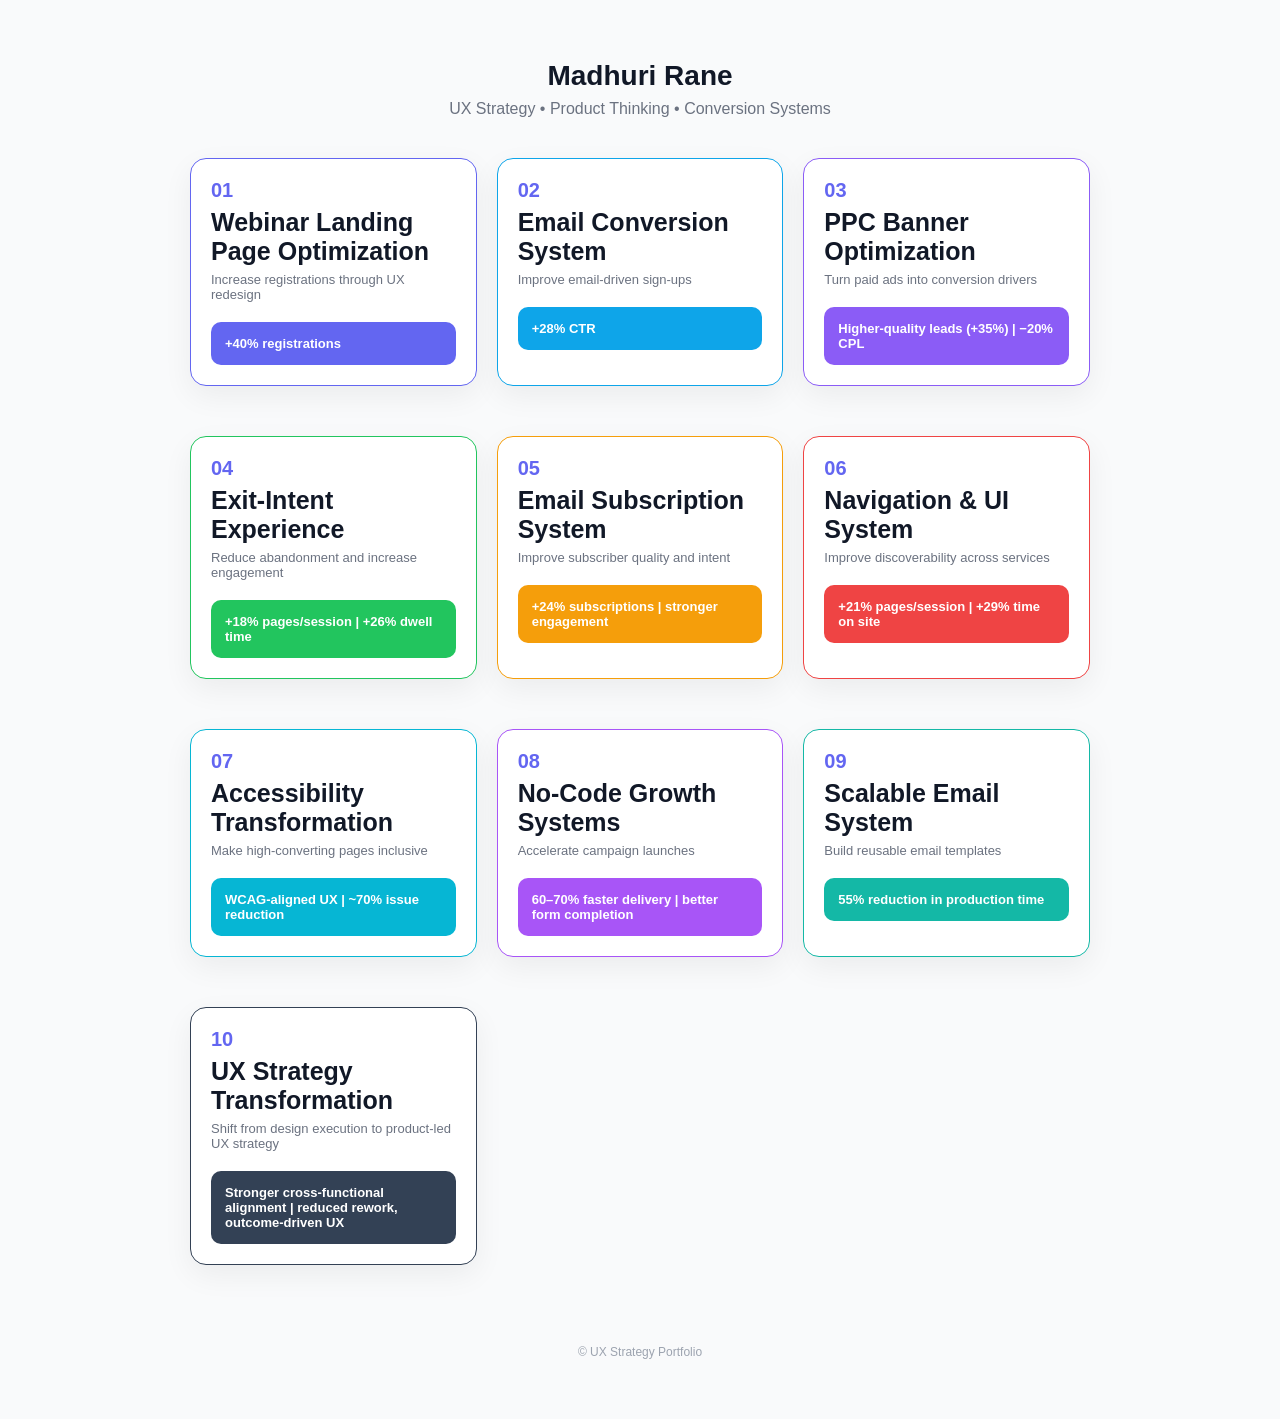
<file: index.html>
<!DOCTYPE html>
<html lang="en">
<head>
<meta charset="UTF-8" />
<meta name="viewport" content="width=device-width, initial-scale=1.0" />
<title>Madhuri Rane — UX Strategy Portfolio</title>
<link rel="stylesheet" href="css/style.css">
</head>
<body>
<div class="container">
  <div class="header2">
    <h1>Madhuri Rane</h1>
    <p>UX Strategy • Product Thinking • Conversion Systems</p>
  </div>

  <div class="grid">
    <a class="card2 border1" href="case-study-01.html">
      <div class="num">01</div>
      <div class="title">Webinar Landing Page Optimization</div>
      <div class="goal">Increase registrations through UX redesign</div>
      <div class="impact impact-bg1">+40% registrations</div>
    </a>

    <a class="card2 border2" href="case-study-02.html">
      <div class="num">02</div>
      <div class="title">Email Conversion System</div>
      <div class="goal">Improve email-driven sign-ups</div>
      <div class="impact impact-bg2">+28% CTR</div>
    </a>

    <a class="card2 border3" href="case-study-03.html">
      <div class="num">03</div>
      <div class="title">PPC Banner Optimization</div>
      <div class="goal">Turn paid ads into conversion drivers</div>
      <div class="impact impact-bg3">Higher-quality leads (+35%) | −20% CPL</div>
    </a>

    <a class="card2 border4" href="case-study-04.html">
      <div class="num">04</div>
      <div class="title">Exit-Intent Experience</div>
      <div class="goal">Reduce abandonment and increase engagement</div>
      <div class="impact impact-bg4">+18% pages/session | +26% dwell time</div>
    </a>

    <a class="card2 border5" href="case-study-05.html">
      <div class="num">05</div>
      <div class="title">Email Subscription System</div>
      <div class="goal">Improve subscriber quality and intent</div>
      <div class="impact impact-bg5">+24% subscriptions | stronger engagement</div>
    </a>

    <a class="card2 border6" href="case-study-06.html">
      <div class="num">06</div>
      <div class="title">Navigation & UI System</div>
      <div class="goal">Improve discoverability across services</div>
      <div class="impact impact-bg6">+21% pages/session | +29% time on site</div>
    </a>

    <a class="card2 border7" href="case-study-07.html">
      <div class="num">07</div>
      <div class="title">Accessibility Transformation</div>
      <div class="goal">Make high-converting pages inclusive</div>
      <div class="impact impact-bg7">WCAG-aligned UX | ~70% issue reduction</div>
    </a>

    <a class="card2 border8" href="case-study-08.html">
      <div class="num">08</div>
      <div class="title">No-Code Growth Systems</div>
      <div class="goal">Accelerate campaign launches</div>
      <div class="impact impact-bg8">60–70% faster delivery | better form completion</div>
    </a>

    <a class="card2 border9" href="case-study-09.html">
      <div class="num">09</div>
      <div class="title">Scalable Email System</div>
      <div class="goal">Build reusable email templates</div>
      <div class="impact impact-bg9">55% reduction in production time</div>
    </a>

    <a class="card2 border10" href="case-study-10.html">
      <div class="num">10</div>
      <div class="title">UX Strategy Transformation</div>
      <div class="goal">Shift from design execution to product-led UX strategy</div>
      <div class="impact impact-bg10">Stronger cross-functional alignment | reduced rework, outcome-driven UX</div>
    </a>


  </div>

  <footer>
    © UX Strategy Portfolio 
  </footer>
</div>
</body>
</html>
</file>
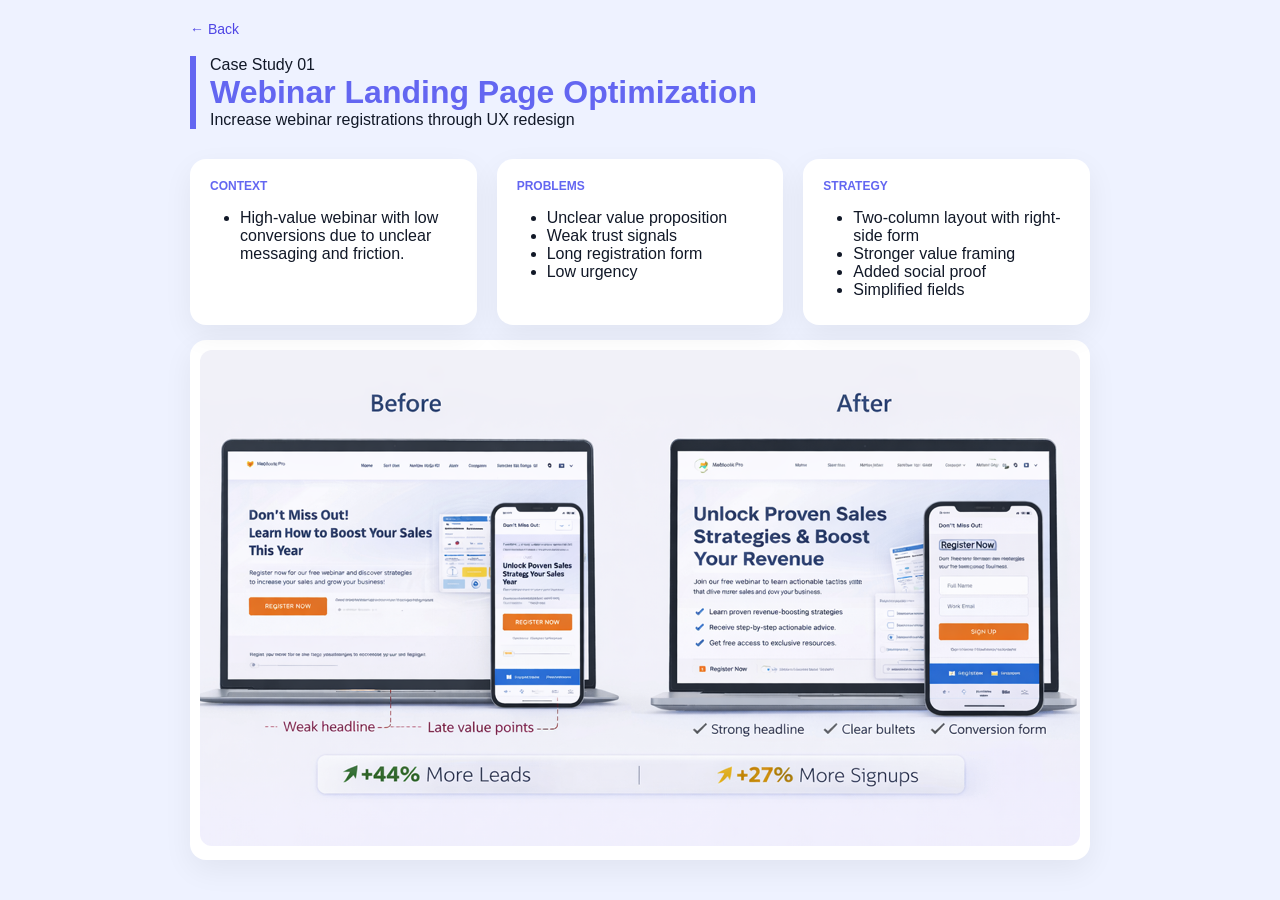
<file: case-study-01.html>
<!DOCTYPE html>
<html>

<head>
  <meta charset="UTF-8">
  <title>Webinar Landing Page Optimization</title>
  <link rel="stylesheet" href="css/style.css">
  <style>
    body {
      background: #EEF2FF;
    }

    .wrap {
      max-width: 900px;
      margin: 0 auto;
      padding: 20px
    }

    .header {
      border-left: 6px solid #6366F1;
      padding-left: 14px;
      margin-bottom: 30px
    }

    h1 {
      margin: 0
    }

    .label, h1 {
      color: #6366F1;
    }

    .box {
      background: white;
      padding: 16px;
      border-radius: 12px;
      box-shadow: 0 8px 20px rgba(0, 0, 0, 0.05)
    }

    img {
      width: 100%;
      border-radius: 12px
    }

    .impact {
      background: #6366F1;
    }
  </style>
</head>

<body>
  <div class="wrap">
    <a href="index.html" class="back">← Back</a><br><br>
    <div class="header">
      <div>Case Study 01</div>
      <h1>Webinar Landing Page Optimization</h1>
      <div>Increase webinar registrations through UX redesign</div>
    </div>

    <div class="grid">
      <div class="card">
        <div class="label">Context</div>
         <ul>
            <li>High-value webinar with low conversions due to unclear messaging and friction.</li>
          </ul>
      </div>

      <div class="card">
        <div class="label">Problems</div>
          <ul>
            <li>Unclear value proposition</li>
            <li>Weak trust signals</li>
            <li>Long registration form</li>
            <li>Low urgency</li>
          </ul>
      </div>
      <div class="card">
        <div class="label">Strategy</div>
           <ul>
            <li>Two-column layout with right-side form</li>
            <li>Stronger value framing</li>
            <li>Added social proof</li>
            <li>Simplified fields</li>
          </ul>
      </div>
    </div>
    <div class="card">
    <!-- <div class="label">Before -> After</div> -->
      <div><img src="images/case-study-01-webinar.png"></div>
    </div>

    <!-- <div class="impact">Impact: +40% registrations</div> -->
  </div>
</body>

</html>
</file>
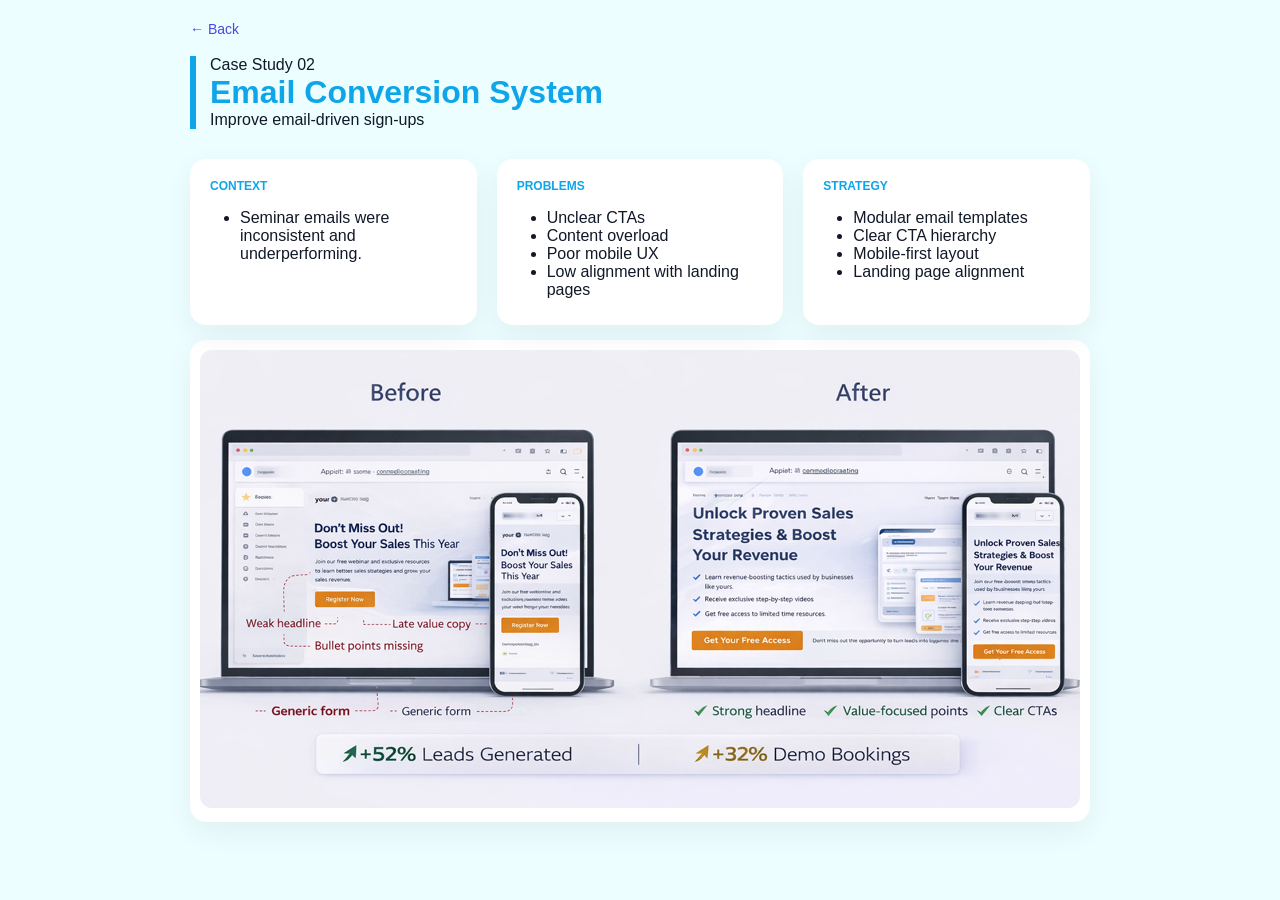
<file: case-study-02.html>
<!DOCTYPE html>
<html>
<head>
<meta charset="UTF-8">
<title>Email Conversion System</title>
<link rel="stylesheet" href="css/style.css">
<style>
body{margin:0;background:#ECFEFF}
.wrap{max-width:900px;margin:0 auto;padding:20px}
.header{border-left:6px solid #0EA5E9}
h1{margin:0}
.section{margin:20px 0}
.label, h1{color:#0EA5E9;}
.box{background:white;padding:16px;border-radius:12px;box-shadow:0 8px 20px rgba(0,0,0,0.05)}
img{width:100%;border-radius:12px}
.impact{background:#0EA5E9}
</style>
</head>
<body>
  <div class="wrap">
    <a href="index.html" class="back">← Back</a><br><br>
    <div class="header">
      <div>Case Study 02</div>
      <h1>Email Conversion System</h1>
      <div>Improve email-driven sign-ups</div>
    </div>

    <div class="grid">
      <div class="card">
        <div class="label">Context</div>
         <ul>
            <li>Seminar emails were inconsistent and underperforming.</li>
          </ul>
      </div>

      <div class="card">
        <div class="label">Problems</div>
          <ul>
            <li>Unclear CTAs</li>
            <li>Content overload</li>
            <li>Poor mobile UX</li>
            <li>Low alignment with landing pages</li>
          </ul>
      </div>
      <div class="card">
        <div class="label">Strategy</div>
           <ul>
            <li>Modular email templates</li>
            <li>Clear CTA hierarchy</li>
            <li>Mobile-first layout</li>
            <li>Landing page alignment</li>
          </ul>
      </div>
    </div>
    <div class="card">

      <div><img src="images/case-study-02-email-conversion.png"></div>
    </div>
    <!-- <div class="impact">Impact:+28% CTR • +22% click-to-registration</div> -->
  </div>
</body>
</html>
</file>
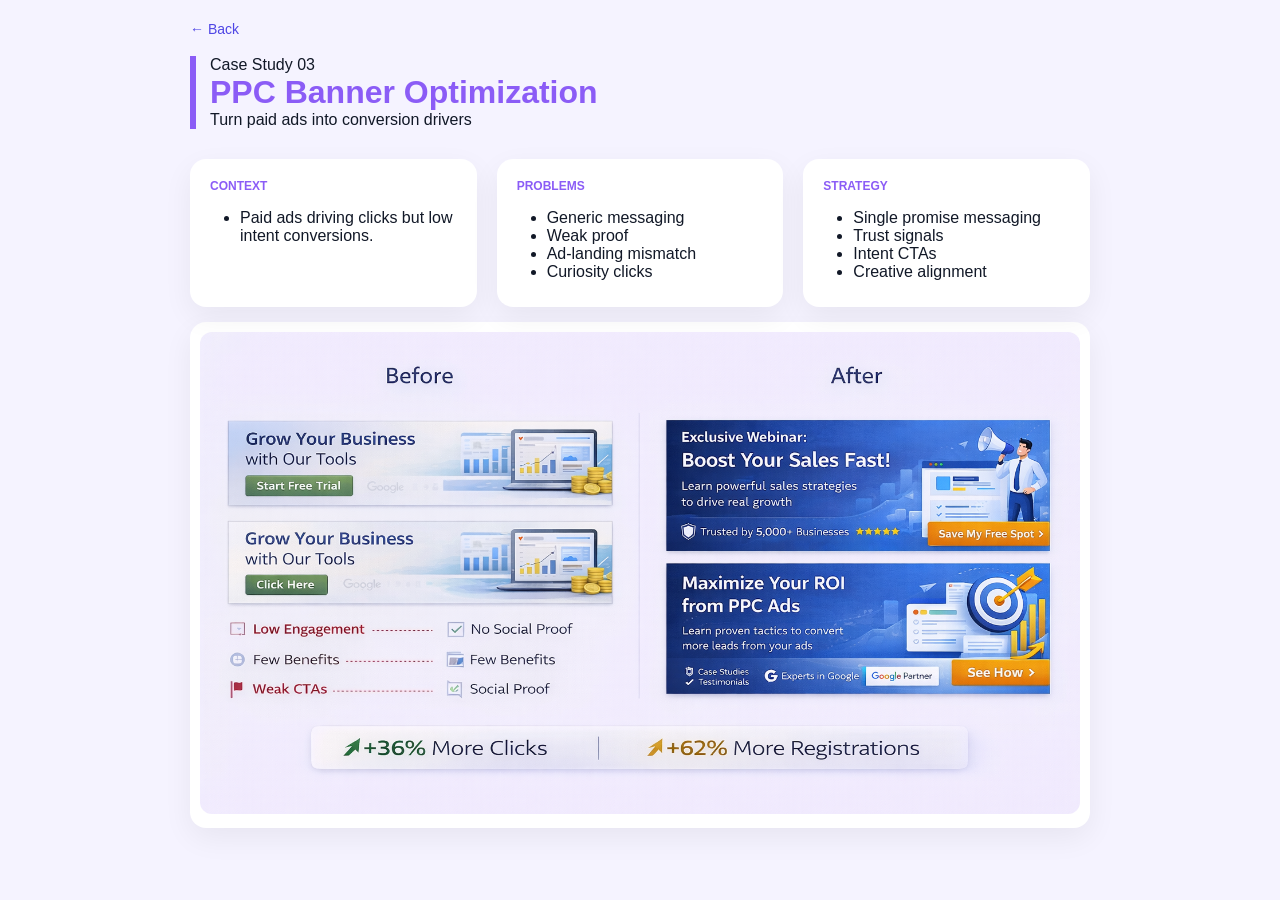
<file: case-study-03.html>
<!DOCTYPE html>
<html>
<head>
<meta charset="UTF-8">
<title>PPC Banner Optimization</title>
<link rel="stylesheet" href="css/style.css">
<style>
body{background:#F5F3FF}
.wrap{max-width:900px;margin:0 auto;padding:20px}
.header{border-left:6px solid #8B5CF6;padding-left:14px;margin-bottom:30px}
h1{margin:0}
.section{margin:20px 0}
.label, h1{color:#8B5CF6;}
.box{background:white;padding:16px;border-radius:12px;box-shadow:0 8px 20px rgba(0,0,0,0.05)}
img{width:100%;border-radius:12px}
.impact{background:#8B5CF6;color:white;padding:14px;border-radius:10px;margin-top:20px;font-weight:600}
a{color:#8B5CF6;text-decoration:none;font-size:14px}
</style>
</head>
<body>
  <div class="wrap">
    <a href="index.html" class="back">← Back</a><br><br>
    <div class="header">
      <div>Case Study 03</div>
      <h1>PPC Banner Optimization</h1>
      <div>Turn paid ads into conversion drivers</div>
    </div>

    <div class="grid">
      <div class="card">
        <div class="label">Context</div>
         <ul>
            <li>Paid ads driving clicks but low intent conversions.</li>
          </ul>
      </div>

      <div class="card">
        <div class="label">Problems</div>
          <ul>
            <li>Generic messaging</li>
            <li>Weak proof</li>
            <li>Ad-landing mismatch</li>
            <li>Curiosity clicks</li>
          </ul>
      </div>
      <div class="card">
        <div class="label">Strategy</div>
           <ul>
            <li>Single promise messaging</li>
            <li>Trust signals</li>
            <li>Intent CTAs</li>
            <li>Creative alignment</li>
          </ul>
      </div>
    </div>
    <div class="card">
      <div><img src="images/case-study-03-ppc-banners.png"></div>
    </div>

    <!-- <div class="impact">Higher-quality leads (+35%) • −20% CPL</div> -->
  </div>
</body>
</html>
</file>
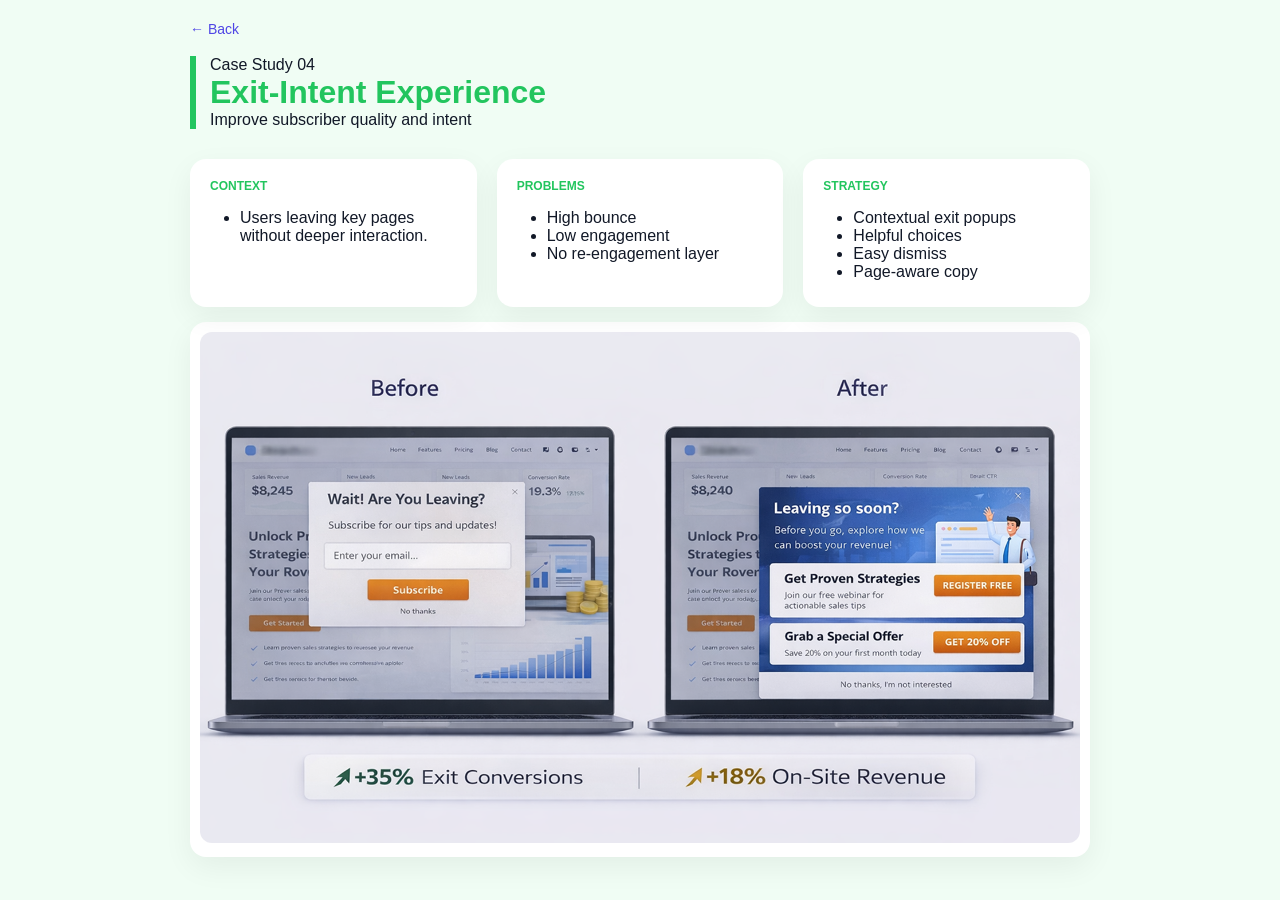
<file: case-study-04.html>
<!DOCTYPE html>
<html>
<head>
<meta charset="UTF-8">
<title>Exit-Intent Experience</title>
<link rel="stylesheet" href="css/style.css">
<style>
body{background:#F0FDF4;}
.wrap{max-width:900px;margin:0 auto;padding:20px}
.header{border-left:6px solid #22C55E;padding-left:14px;margin-bottom:30px}
h1{margin:0}
.section{margin:20px 0}
.label, h1{color:#22C55E;}
.box{background:white;padding:16px;border-radius:12px;box-shadow:0 8px 20px rgba(0,0,0,0.05)}
img{width:100%;border-radius:12px}
.impact{background:#22C55E;color:white;padding:14px;border-radius:10px;margin-top:20px;font-weight:600}
a{color:#22C55E;text-decoration:none;font-size:14px}
</style>
</head>
<body>
  <div class="wrap">
    <a href="index.html" class="back">← Back</a><br><br>
    <div class="header">
      <div>Case Study 04</div>
      <h1>Exit-Intent Experience</h1>
      <div>Improve subscriber quality and intent</div>
    </div>

    <div class="grid">
      <div class="card">
        <div class="label">Context</div>
         <ul>
            <li>Users leaving key pages without deeper interaction.</li>
          </ul>
      </div>

      <div class="card">
        <div class="label">Problems</div>
          <ul>
            <li>High bounce</li>
            <li>Low engagement</li>
            <li>No re-engagement layer</li>
          </ul>
      </div>
      <div class="card">
        <div class="label">Strategy</div>
           <ul>
            <li>Contextual exit popups</li>
            <li>Helpful choices</li>
            <li>Easy dismiss</li>
            <li>Page-aware copy</li>
          </ul>
      </div>
    </div>
    <div class="card">

      <div><img src="images/case-study-04-exit-intent.png"></div>
    </div>

    <!-- <div class="impact">Impact: +18% pages/session • +26% dwell time</div> -->
  </div>
</body>
</html>
</file>
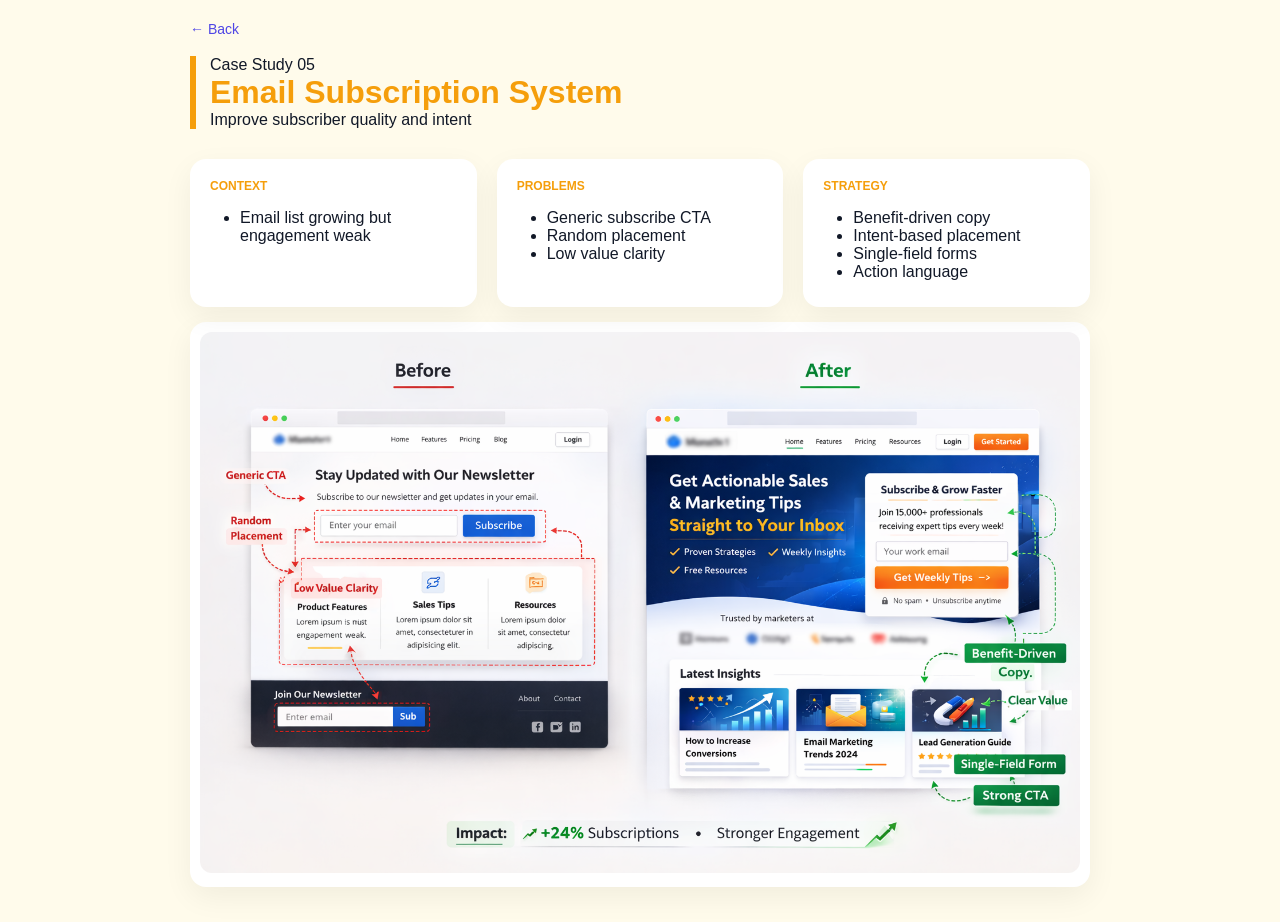
<file: case-study-05.html>
<!DOCTYPE html>
<html>
<head>
<meta charset="UTF-8">
<title>Email Subscription System</title>
<link rel="stylesheet" href="css/style.css">
<style>
body{background:#FFFBEB;}
.wrap{max-width:900px;margin:0 auto;padding:20px}
.header{border-left:6px solid #F59E0B;padding-left:14px;margin-bottom:30px}
h1{margin:0}
.section{margin:20px 0}
.label, h1{color:#F59E0B;}
.box{background:white;padding:16px;border-radius:12px;box-shadow:0 8px 20px rgba(0,0,0,0.05)}
img{width:100%;border-radius:12px}
.impact{background:#F59E0B;color:white;padding:14px;border-radius:10px;margin-top:20px;font-weight:600}
a{color:#F59E0B;text-decoration:none;font-size:14px}
</style>
</head>
<body>
  <div class="wrap">
    <a href="index.html" class="back">← Back</a><br><br>
    <div class="header">
      <div>Case Study 05</div>
      <h1>Email Subscription System</h1>
      <div>Improve subscriber quality and intent</div>
    </div>

    <div class="grid">
      <div class="card">
        <div class="label">Context</div>
         <ul>
            <li>Email list growing but engagement weak</li>
          </ul>
      </div>

      <div class="card">
        <div class="label">Problems</div>
          <ul>
            <li>Generic subscribe CTA</li>
            <li>Random placement</li>
            <li>Low value clarity</li>
          </ul>
      </div>
      <div class="card">
        <div class="label">Strategy</div>
           <ul>
            <li>Benefit-driven copy</li>
            <li>Intent-based placement</li>
            <li>Single-field forms</li>
            <li>Action language</li>
          </ul>
      </div>
    </div>
    <div class="card">
      <div><img src="images/case-study-05-email-subscription.png"></div>
    </div>
    <!-- <div class="impact">Impact: +40% registrations</div> -->
  </div>
</body>
</html>
</file>
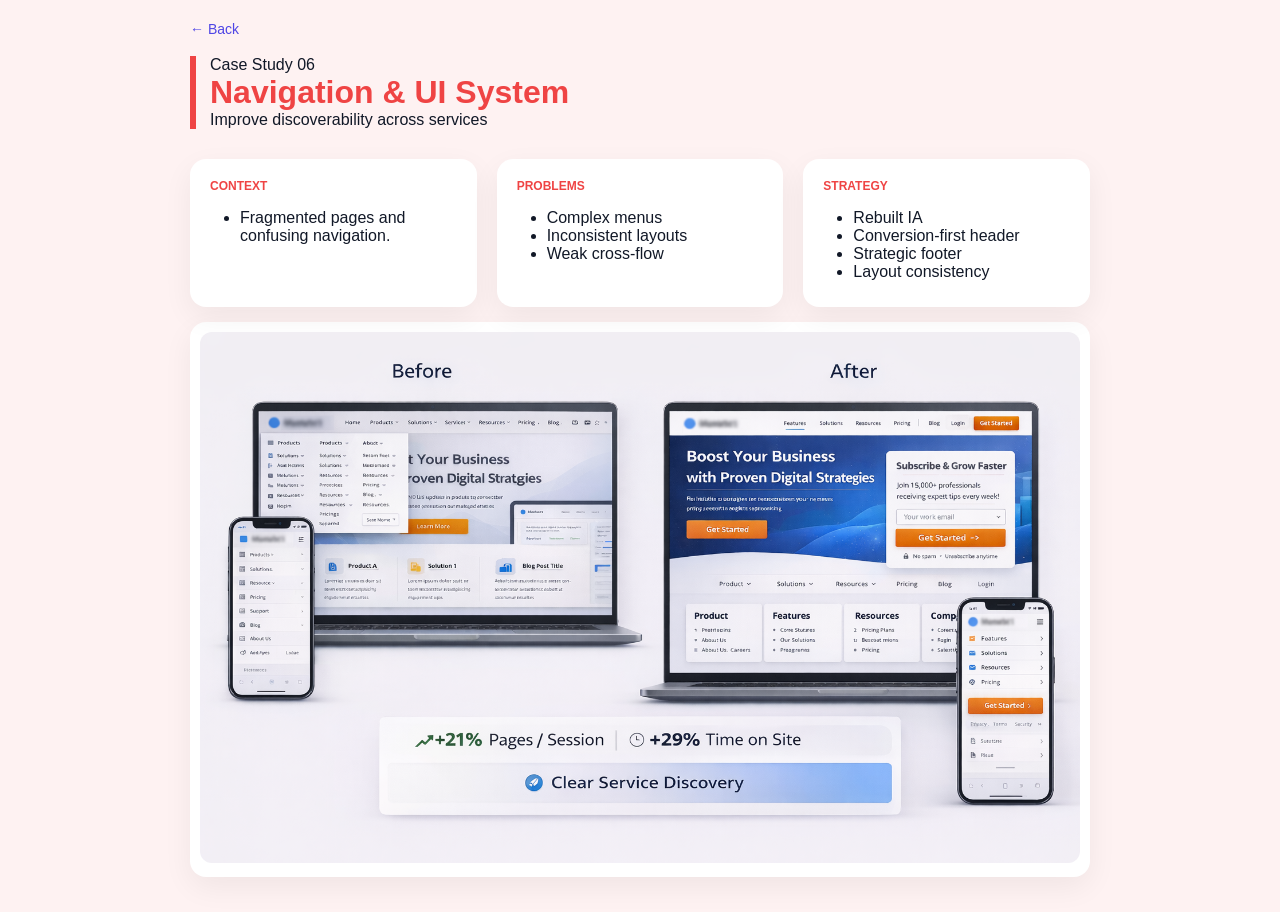
<file: case-study-06.html>
<!DOCTYPE html>
<html>
<head>
<meta charset="UTF-8">
<title>Navigation & UI System</title>
<link rel="stylesheet" href="css/style.css">
<style>
body{background:#FEF2F2;}
.wrap{max-width:900px;margin:0 auto;padding:20px}
.header{border-left:6px solid #EF4444;padding-left:14px;margin-bottom:30px}
h1{margin:0}
.section{margin:20px 0}
.label, h1{color:#EF4444;}
.box{background:white;padding:16px;border-radius:12px;box-shadow:0 8px 20px rgba(0,0,0,0.05)}
img{width:100%;border-radius:12px}
.impact{background:#EF4444;color:white;padding:14px;border-radius:10px;margin-top:20px;font-weight:600}
a{color:#EF4444;text-decoration:none;font-size:14px}
</style>
</head>
<body>
  <div class="wrap">
    <a href="index.html" class="back">← Back</a><br><br>
    <div class="header">
      <div>Case Study 06</div>
      <h1>Navigation & UI System</h1>
      <div>Improve discoverability across services</div>
    </div>

    <div class="grid">
      <div class="card">
        <div class="label">Context</div>
         <ul>
            <li>Fragmented pages and confusing navigation.</li>
          </ul>
      </div>

      <div class="card">
        <div class="label">Problems</div>
          <ul>
            <li>Complex menus</li>
            <li>Inconsistent layouts</li>
            <li>Weak cross-flow</li>
          </ul>
      </div>
      <div class="card">
        <div class="label">Strategy</div>
           <ul>
            <li>Rebuilt IA</li>
            <li>Conversion-first header</li>
            <li>Strategic footer</li>
            <li>Layout consistency</li>
          </ul>
      </div>
    </div>
    <div class="card">

      <div><img src="images/case-study-06-navigation-ui.png"></div>
    </div>

    <!-- <div class="impact">Impact: +21% pages/session • +29% time on site</div> -->
  </div>
</body>
</html>
</file>
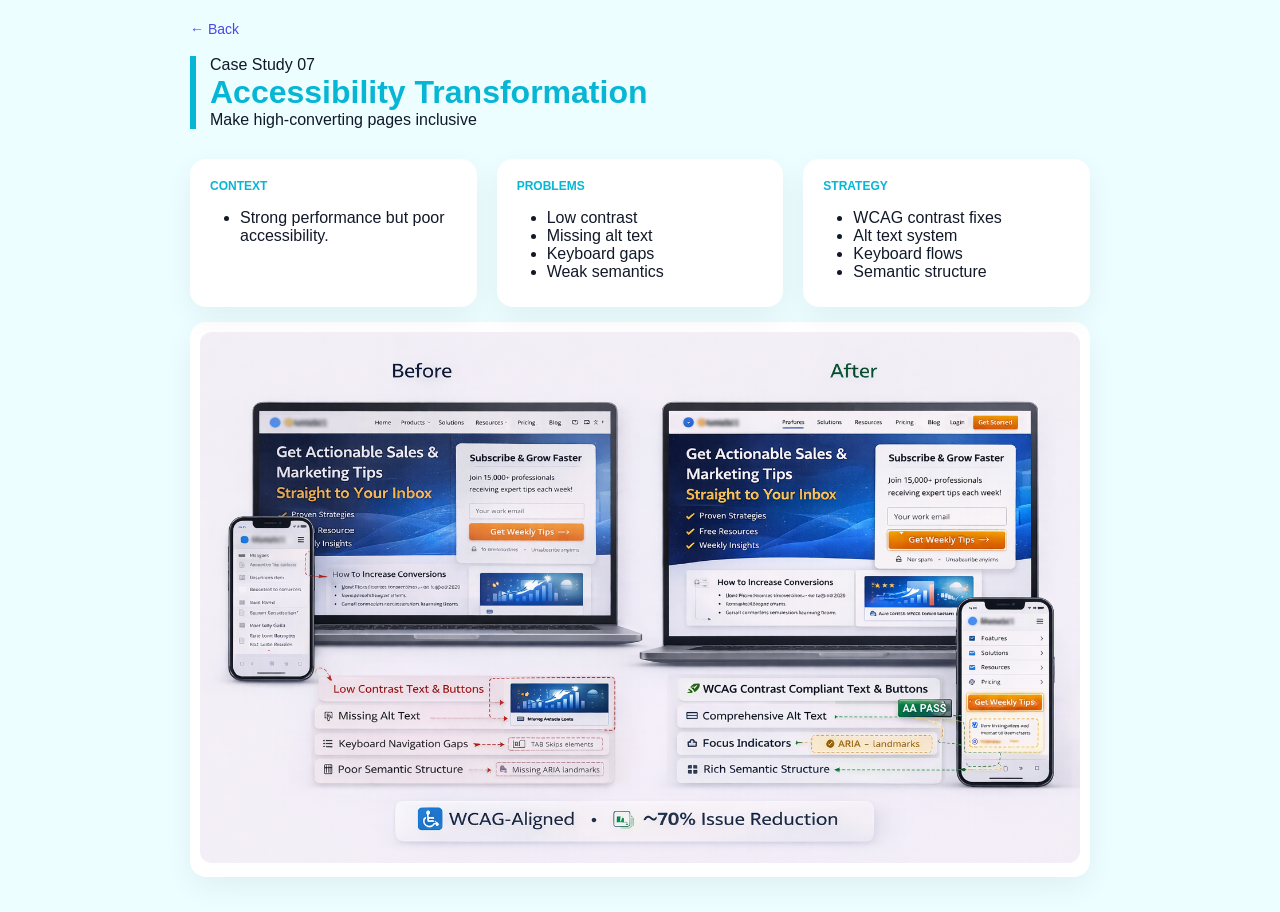
<file: case-study-07.html>
<!DOCTYPE html>
<html>
<head>
<meta charset="UTF-8">
<title>Accessibility Transformation</title>
<link rel="stylesheet" href="css/style.css">
<style>
body{background:#ECFEFF;}
.wrap{max-width:900px;margin:0 auto;padding:20px}
.header{border-left:6px solid #06B6D4;padding-left:14px;margin-bottom:30px}
h1{margin:0}
.section{margin:20px 0}
.label, h1{color:#06B6D4;}
.box{background:white;padding:16px;border-radius:12px;box-shadow:0 8px 20px rgba(0,0,0,0.05)}
img{width:100%;border-radius:12px}
.impact{background:#06B6D4;color:white;padding:14px;border-radius:10px;margin-top:20px;font-weight:600}
a{color:#06B6D4;text-decoration:none;font-size:14px}
</style>
</head>
<body>
  <div class="wrap">
    <a href="index.html" class="back">← Back</a><br><br>
    <div class="header">
      <div>Case Study 07</div>
      <h1>Accessibility Transformation</h1>
      <div>Make high-converting pages inclusive</div>
    </div>

    <div class="grid">
      <div class="card">
        <div class="label">Context</div>
         <ul>
            <li>Strong performance but poor accessibility.</li>
          </ul>
      </div>

      <div class="card">
        <div class="label">Problems</div>
          <ul>
            <li>Low contrast</li>
            <li>Missing alt text</li>
            <li>Keyboard gaps</li>
            <li>Weak semantics</li>
          </ul>
      </div>
      <div class="card">
        <div class="label">Strategy</div>
           <ul>
            <li>WCAG contrast fixes</li>
            <li>Alt text system</li>
            <li>Keyboard flows</li>
            <li>Semantic structure</li>
          </ul>
      </div>
    </div>
    <div class="card">
      <div><img src="images/case-study-07-accessibility.png"></div>
    </div>
  </div>
</body>
</html>
</file>
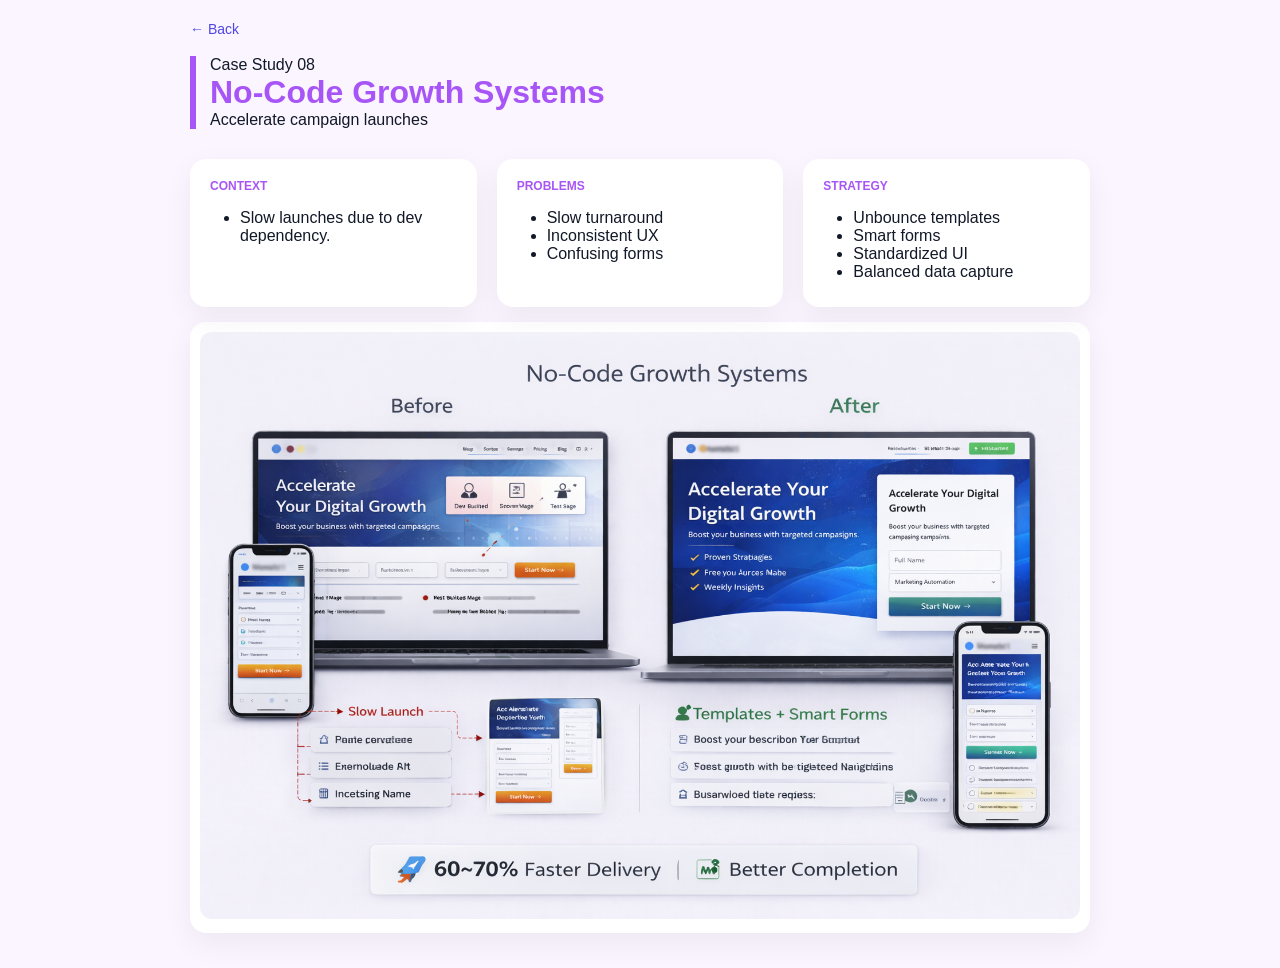
<file: case-study-08.html>
<!DOCTYPE html>
<html>
<head>
<meta charset="UTF-8">
<title>No-Code Growth Systems</title>
<link rel="stylesheet" href="css/style.css">
<style>
body{background:#FAF5FF;}
.wrap{max-width:900px;margin:0 auto;padding:20px}
.header{border-left:6px solid #A855F7;padding-left:14px;margin-bottom:30px}
h1{margin:0}
.section{margin:20px 0}
.label, h1{color:#A855F7;}
.box{background:white;padding:16px;border-radius:12px;box-shadow:0 8px 20px rgba(0,0,0,0.05)}
img{width:100%;border-radius:12px}
.impact{background:#A855F7;color:white;padding:14px;border-radius:10px;margin-top:20px;font-weight:600}
a{color:#A855F7;text-decoration:none;font-size:14px}
</style>
</head>
<body>
  <div class="wrap">
    <a href="index.html" class="back">← Back</a><br><br>
    <div class="header">
      <div>Case Study 08</div>
      <h1>No-Code Growth Systems</h1>
      <div>Accelerate campaign launches</div>
    </div>

    <div class="grid">
      <div class="card">
        <div class="label">Context</div>
         <ul>
            <li>Slow launches due to dev dependency.</li>
          </ul>
      </div>

      <div class="card">
        <div class="label">Problems</div>
          <ul>
            <li>Slow turnaround</li>
            <li>Inconsistent UX</li>
            <li>Confusing forms</li>
          </ul>
      </div>
      <div class="card">
        <div class="label">Strategy</div>
           <ul>
            <li>Unbounce templates</li>
            <li>Smart forms</li>
            <li>Standardized UI</li>
            <li>Balanced data capture</li>
          </ul>
      </div>
    </div>
    <div class="card">

      <div><img src="images/case-study-08-nocode-unbounce.png"></div>
    </div>
<!-- 
    <div class="impact">Impact: 60–70% faster delivery • Better completion</div> -->
  </div>
</body>
</html>
</file>
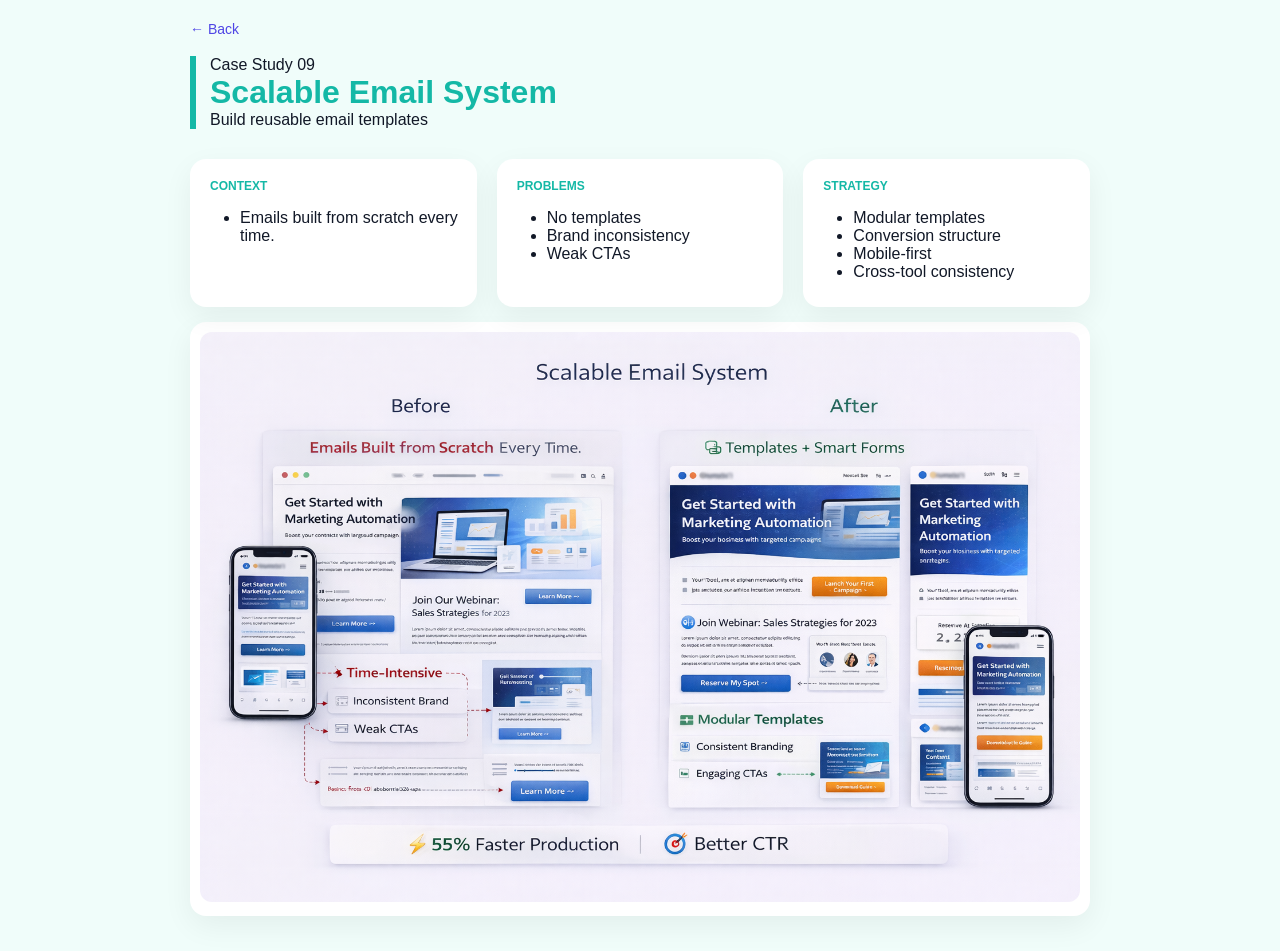
<file: case-study-09.html>
<!DOCTYPE html>
<html>
<head>
<meta charset="UTF-8">
<title>Scalable Email System</title>
<link rel="stylesheet" href="css/style.css">
<style>
body{background:#F0FDFA;}
.wrap{max-width:900px;margin:0 auto;padding:20px}
.header{border-left:6px solid #14B8A6;padding-left:14px;margin-bottom:30px}
h1{margin:0}
.section{margin:20px 0}
.label, h1{color:#14B8A6;}
.box{background:white;padding:16px;border-radius:12px;box-shadow:0 8px 20px rgba(0,0,0,0.05)}
img{width:100%;border-radius:12px}
.impact{background:#14B8A6;color:white;padding:14px;border-radius:10px;margin-top:20px;font-weight:600}
a{color:#14B8A6;text-decoration:none;font-size:14px}
</style>
</head>
<body>
  <div class="wrap">
    <a href="index.html" class="back">← Back</a><br><br>
    <div class="header">
      <div>Case Study 09</div>
      <h1>Scalable Email System</h1>
      <div>Build reusable email templates</div>
    </div>

    <div class="grid">
      <div class="card">
        <div class="label">Context</div>
         <ul>
            <li>Emails built from scratch every time.</li>
          </ul>
      </div>

      <div class="card">
        <div class="label">Problems</div>
          <ul>
            <li>No templates</li>
            <li>Brand inconsistency</li>
            <li>Weak CTAs</li>
          </ul>
      </div>
      <div class="card">
        <div class="label">Strategy</div>
           <ul>
            <li>Modular templates</li>
            <li>Conversion structure</li>
            <li>Mobile-first</li>
            <li>Cross-tool consistency</li>
          </ul>
      </div>
    </div>
    <div class="card">

      <div><img src="images/case-study-09-email-system.png"></div>
    </div>
<!-- 
    <div class="impact">Impact: 55% faster production • Better CTR</div> -->
  </div>
</body>
</html>
</file>
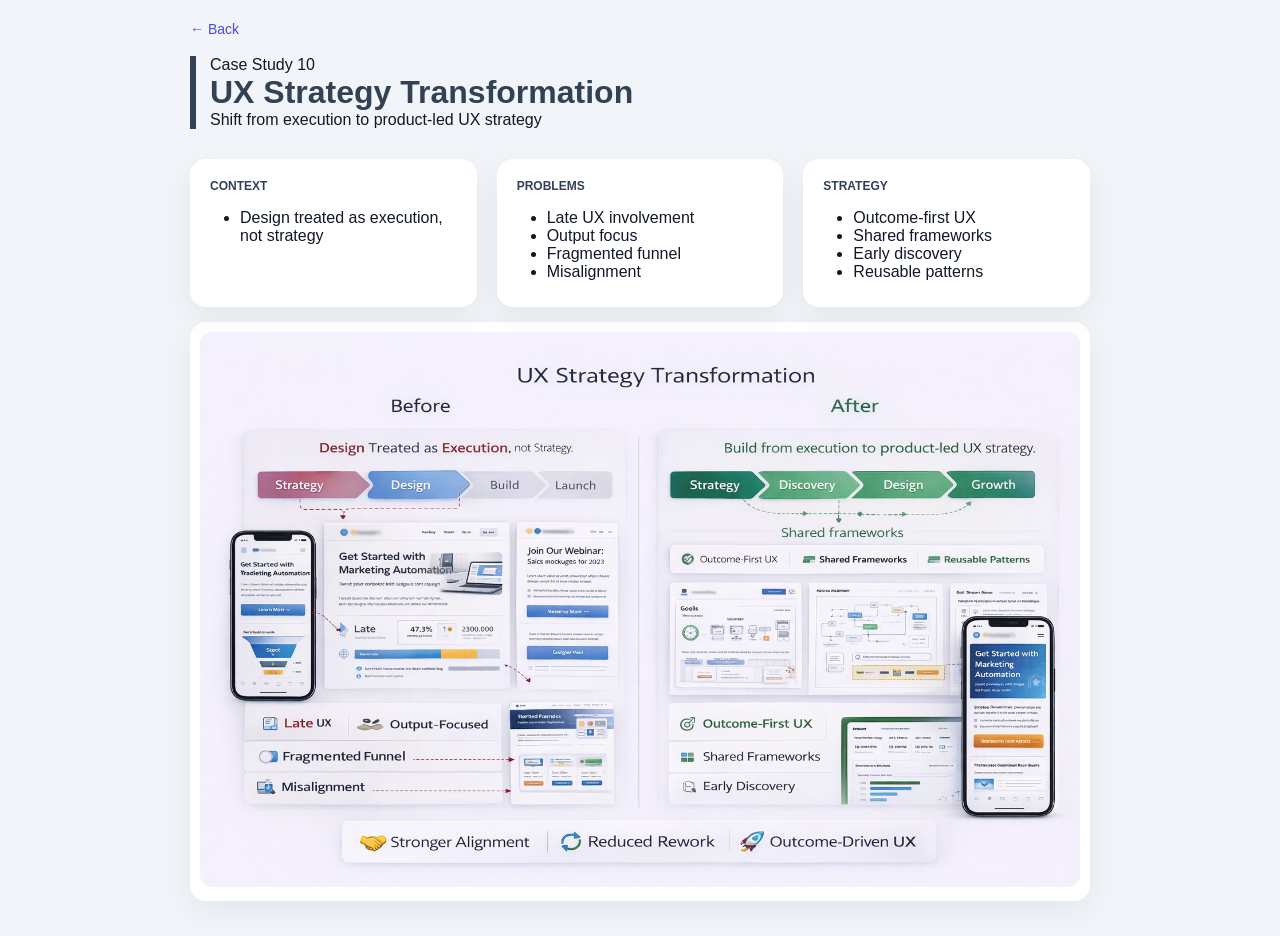
<file: case-study-10.html>
<!DOCTYPE html>
<html>
<head>
<meta charset="UTF-8">
<title>UX Strategy Transformation</title>
<link rel="stylesheet" href="css/style.css">
<style>
body{background:#F1F5F9;}
.wrap{max-width:900px;margin:0 auto;padding:20px}
.header{border-left:6px solid #334155;padding-left:14px;margin-bottom:30px}
h1{margin:0}
.section{margin:20px 0}
.label, h1{color:#334155;}
.box{background:white;padding:16px;border-radius:12px;box-shadow:0 8px 20px rgba(0,0,0,0.05)}
img{width:100%;border-radius:12px}
.impact{background:#334155;color:white;padding:14px;border-radius:10px;margin-top:20px;font-weight:600}
a{color:#334155;text-decoration:none;font-size:14px}
</style>
</head>
<body>
  <div class="wrap">
    <a href="index.html" class="back">← Back</a><br><br>
    <div class="header">
      <div>Case Study 10</div>
      <h1>UX Strategy Transformation</h1>
      <div>Shift from execution to product-led UX strategy</div>
    </div>

    <div class="grid">
      <div class="card">
        <div class="label">Context</div>
         <ul>
            <li>Design treated as execution, not strategy</li>
          </ul>
      </div>

      <div class="card">
        <div class="label">Problems</div>
          <ul>
            <li>Late UX involvement</li>
            <li>Output focus</li>
            <li>Fragmented funnel</li>
            <li>Misalignment</li>
          </ul>
      </div>
      <div class="card">
        <div class="label">Strategy</div>
           <ul>
            <li>Outcome-first UX</li>
            <li>Shared frameworks</li>
            <li>Early discovery</li>
            <li>Reusable patterns</li>
          </ul>
      </div>
    </div>
    <div class="card">

      <div><img src="images/case-study-10-ux-strategy.png"></div>
    </div>
<!-- 
    <div class="impact">Impact: Stronger alignment • Reduced rework • Outcome-driven UX</div> -->
  </div>
</body>
</html>
</file>
<file: css/style.css>
body {
  margin: 0;
  font-family: -apple-system, BlinkMacSystemFont, "Segoe UI", Inter, sans-serif;
  background: #f9fafb;
  color: #111827;
}
.container {
  max-width: 900px;
  margin: 60px auto;
  padding: 0 20px;
}
h1 {
  margin-bottom: 8px;
}
.subtitle {
  color: #6b7280;
  margin-bottom: 30px;
}
.section {
  margin-bottom: 24px;
}

.box {
  background: white;
  padding: 16px;
  border-radius: 12px;
  box-shadow: 0 5px 20px rgba(0,0,0,0.05);
}
img {
  width: 100%;
  border-radius: 12px;
}
.back {
  text-decoration: none;
  color: #4f46e5;
  font-size: 14px;
}

.header2 {
  text-align: center;
  margin-bottom: 40px;
}
.header2 h1 {
  margin: 0;
  font-size: 28px;
}
.header2 p {
  color: #6b7280;
  margin-top: 8px;
}
.header{padding-left:14px;margin-bottom:30px}
.back{margin-bottom: 30px;}
.grid {
  display: grid;
  grid-template-columns: repeat(auto-fit, minmax(260px, 1fr));
  gap: 20px;
}
.card {
  background: white;
  border-radius: 16px;
  padding: 10PX;
  box-shadow: 0 10px 30px rgba(0,0,0,0.06);
  text-decoration: none;
  color: inherit;
  transition: 0.2s ease; margin-bottom: 15px;
}

.card2 {
  background: white;
  border-radius: 16px;
  padding: 20px;
  box-shadow: 0 10px 30px rgba(0,0,0,0.06);
  text-decoration: none;
  color: inherit;
  transition: 0.2s ease; margin-bottom: 30px;
}
.card2:hover {
  transform: translateY(-4px);
  box-shadow: 0 20px 40px rgba(0,0,0,0.08);
}

.num {
  font-size: 20px;
  color: #6366f1;
  font-weight: 600;
  margin-bottom: 6px;
}
.title {
  font-weight: 600;
  margin-bottom: 6px;
  font-size: 25px;
}
.goal {
  font-size: 13px;
  color: #6b7280;
}
.impact {
  font-size: 13px;
  color: #fff;
  margin-top: 6px;
  font-weight: 500;
}
footer {
  text-align: center;
  margin-top: 50px;
  font-size: 12px;
  color: #9ca3af;
}

    .label {
      font-weight: 600;
      font-size: 12px;
      margin-bottom: 6px; text-transform: uppercase; margin-left: 10px; margin-top: 10px; font-weight: bold;
    }

.impact {
      padding: 14px;
      border-radius: 10px;
      margin-top: 20px;
      font-weight: 600
    }

  .border1{border: 1px solid #6366F1;}
  .border2{border: 1px solid #0EA5E9;}
  .border3{border: 1px solid #8B5CF6;}
  .border4{border: 1px solid #22C55E;}
  .border5{border: 1px solid #F59E0B;}
  .border6{border: 1px solid #EF4444;}
  .border7{border: 1px solid #06B6D4;}
  .border8{border: 1px solid #A855F7;}
  .border9{border: 1px solid #14B8A6;}
  .border10{border: 1px solid #334155;}

  .impact-bg1{background:#6366F1;}
  .impact-bg2{background:#0EA5E9;}
  .impact-bg3{background:#8B5CF6;}
  .impact-bg4{background:#22C55E;}
  .impact-bg5{background:#F59E0B;}
  .impact-bg6{background:#EF4444;}
  .impact-bg7{background:#06B6D4;}
  .impact-bg8{background:#A855F7;}
  .impact-bg9{background:#14B8A6;}
  .impact-bg10{background:#334155;}
</file>
